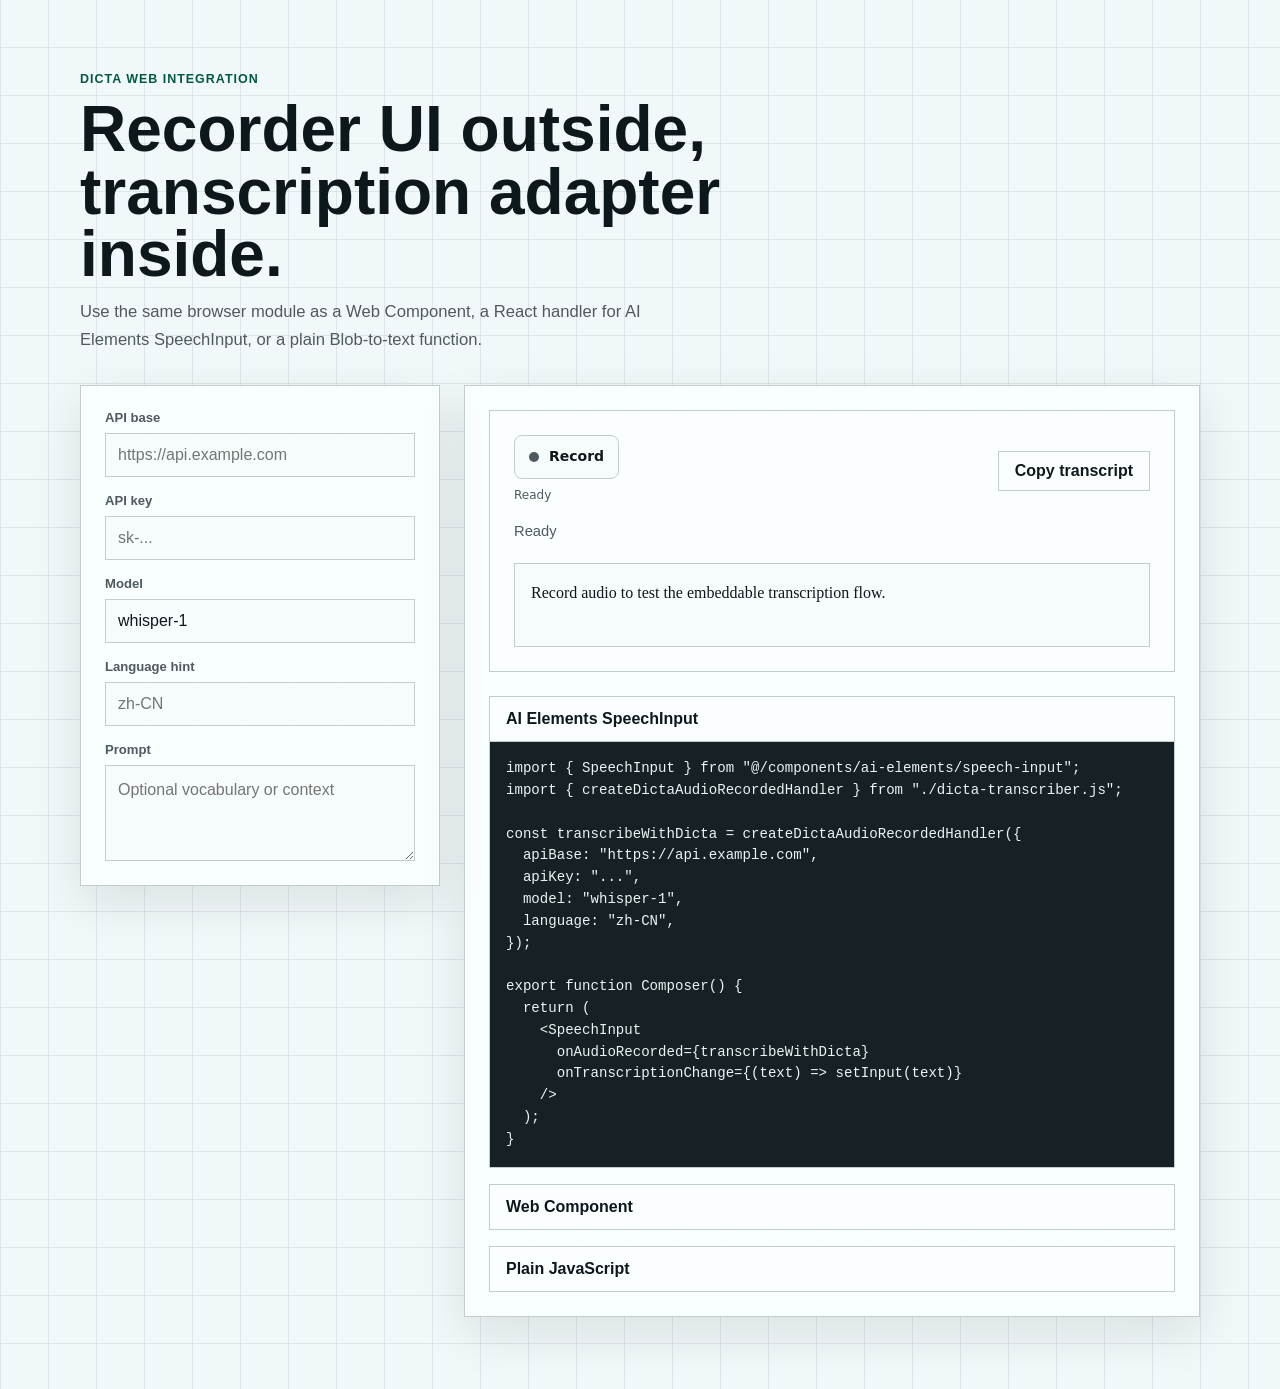
<file: web/direct/index.html>
<!doctype html>
<html lang="en">
<head>
  <meta charset="utf-8">
  <meta name="viewport" content="width=device-width, initial-scale=1">
  <title>dicta speech integration</title>
  <link rel="icon" href="data:,">
  <style>
    :root {
      color-scheme: light;
      --bg: oklch(0.975 0.008 205);
      --surface: oklch(0.995 0.004 205);
      --ink: oklch(0.2 0.018 230);
      --muted: oklch(0.46 0.018 230);
      --line: oklch(0.84 0.012 220);
      --field: oklch(0.985 0.006 205);
      --accent: oklch(0.55 0.12 172);
      --accent-strong: oklch(0.4 0.11 174);
      --danger: oklch(0.52 0.16 28);
      --shadow: 0 16px 46px color-mix(in oklch, var(--ink) 10%, transparent);
      --space-xs: 4px;
      --space-sm: 8px;
      --space-md: 12px;
      --space-lg: 16px;
      --space-xl: 24px;
      --space-2xl: 32px;
      --space-3xl: 48px;
      font-family: ui-sans-serif, "Avenir Next", "Segoe UI", sans-serif;
    }

    * {
      box-sizing: border-box;
    }

    body {
      min-height: 100vh;
      margin: 0;
      background:
        linear-gradient(90deg, color-mix(in oklch, var(--line) 42%, transparent) 1px, transparent 1px),
        linear-gradient(0deg, color-mix(in oklch, var(--line) 42%, transparent) 1px, transparent 1px),
        var(--bg);
      background-size: 48px 48px;
      color: var(--ink);
    }

    main {
      width: min(1120px, calc(100vw - 32px));
      margin: 0 auto;
      padding: clamp(28px, 6vw, 72px) 0;
    }

    header {
      display: grid;
      gap: var(--space-md);
      margin-bottom: var(--space-2xl);
    }

    h1 {
      max-width: 760px;
      margin: 0;
      font-size: clamp(2rem, 5vw, 4rem);
      line-height: 0.98;
      letter-spacing: 0;
      font-weight: 760;
    }

    header p {
      max-width: 68ch;
      margin: 0;
      color: var(--muted);
      font-size: 1.04rem;
      line-height: 1.65;
    }

    .eyebrow {
      color: var(--accent-strong);
      font-size: 0.78rem;
      font-weight: 800;
      letter-spacing: 0.08em;
      text-transform: uppercase;
    }

    .workspace {
      display: grid;
      grid-template-columns: minmax(280px, 360px) minmax(0, 1fr);
      gap: var(--space-xl);
      align-items: start;
    }

    .workspace > *,
    .panel,
    details,
    pre {
      min-width: 0;
    }

    form,
    .panel {
      border: 1px solid var(--line);
      background: color-mix(in oklch, var(--surface) 94%, transparent);
      box-shadow: var(--shadow);
    }

    form {
      display: grid;
      gap: var(--space-lg);
      padding: var(--space-xl);
    }

    .field {
      display: grid;
      gap: var(--space-sm);
    }

    label {
      color: var(--muted);
      font-size: 0.82rem;
      font-weight: 760;
    }

    input,
    textarea {
      width: 100%;
      border: 1px solid var(--line);
      border-radius: 0;
      background: var(--field);
      color: var(--ink);
      font: inherit;
    }

    input {
      min-height: 44px;
      padding: 0 var(--space-md);
    }

    textarea {
      min-height: 96px;
      padding: var(--space-md);
      resize: vertical;
      line-height: 1.5;
    }

    input:focus-visible,
    textarea:focus-visible,
    button:focus-visible,
    dicta-speech-recorder:focus-visible {
      outline: 3px solid color-mix(in oklch, var(--accent) 34%, transparent);
      outline-offset: 2px;
    }

    .panel {
      display: grid;
      gap: var(--space-xl);
      padding: var(--space-xl);
    }

    .component-host {
      display: grid;
      gap: var(--space-lg);
      align-content: start;
      min-height: 220px;
      padding: var(--space-xl);
      border: 1px solid var(--line);
      background: var(--surface);
    }

    .component-row {
      display: flex;
      flex-wrap: wrap;
      gap: var(--space-md);
      align-items: center;
      justify-content: space-between;
    }

    dicta-speech-recorder {
      --dicta-bg: var(--field);
      --dicta-ink: var(--ink);
      --dicta-muted: var(--muted);
      --dicta-line: var(--line);
      --dicta-accent: var(--accent);
      --dicta-danger: var(--danger);
    }

    .status {
      min-height: 24px;
      color: var(--muted);
      font-size: 0.92rem;
    }

    .result {
      min-height: 84px;
      margin: 0;
      padding: var(--space-lg);
      overflow: auto;
      border: 1px solid var(--line);
      background: var(--field);
      color: var(--ink);
      white-space: pre-wrap;
      word-break: break-word;
      font: 1rem/1.6 ui-serif, Georgia, "Times New Roman", serif;
    }

    .error {
      color: var(--danger);
    }

    .code-grid {
      display: grid;
      gap: var(--space-lg);
    }

    details {
      border: 1px solid var(--line);
      background: var(--surface);
    }

    summary {
      min-height: 44px;
      display: flex;
      align-items: center;
      padding: 0 var(--space-lg);
      cursor: pointer;
      color: var(--ink);
      font-weight: 760;
    }

    pre {
      margin: 0;
      overflow: auto;
      padding: var(--space-lg);
      border-top: 1px solid var(--line);
      background: oklch(0.24 0.018 230);
      color: oklch(0.96 0.006 205);
      font: 0.88rem/1.55 ui-monospace, "SFMono-Regular", Consolas, monospace;
    }

    .actions {
      display: flex;
      justify-content: flex-end;
    }

    button {
      min-height: 40px;
      padding: 0 var(--space-lg);
      border: 1px solid var(--line);
      border-radius: 0;
      background: transparent;
      color: var(--ink);
      cursor: pointer;
      font: inherit;
      font-weight: 760;
    }

    button:hover {
      background: color-mix(in oklch, var(--accent) 10%, var(--surface));
    }

    @media (max-width: 840px) {
      .workspace {
        grid-template-columns: 1fr;
      }
    }
  </style>
</head>
<body>
  <main>
    <header>
      <span class="eyebrow">dicta web integration</span>
      <h1>Recorder UI outside, transcription adapter inside.</h1>
      <p>
        Use the same browser module as a Web Component, a React handler for
        AI Elements SpeechInput, or a plain Blob-to-text function.
      </p>
    </header>

    <section class="workspace">
      <form id="configForm">
        <div class="field">
          <label for="apiBase">API base</label>
          <input id="apiBase" name="apiBase" type="url" autocomplete="url" placeholder="https://api.example.com" required>
        </div>

        <div class="field">
          <label for="apiKey">API key</label>
          <input id="apiKey" name="apiKey" type="password" autocomplete="off" placeholder="sk-...">
        </div>

        <div class="field">
          <label for="model">Model</label>
          <input id="model" name="model" type="text" value="whisper-1" required>
        </div>

        <div class="field">
          <label for="language">Language hint</label>
          <input id="language" name="language" type="text" placeholder="zh-CN">
        </div>

        <div class="field">
          <label for="prompt">Prompt</label>
          <textarea id="prompt" name="prompt" placeholder="Optional vocabulary or context"></textarea>
        </div>
      </form>

      <article class="panel">
        <div class="component-host">
          <div class="component-row">
            <dicta-speech-recorder id="recorder" max-seconds="60"></dicta-speech-recorder>
            <button id="copy" type="button">Copy transcript</button>
          </div>
          <div id="status" class="status" role="status" aria-live="polite">Ready</div>
          <pre id="result" class="result">Record audio to test the embeddable transcription flow.</pre>
        </div>

        <div class="code-grid">
          <details open>
            <summary>AI Elements SpeechInput</summary>
            <pre><code>import { SpeechInput } from "@/components/ai-elements/speech-input";
import { createDictaAudioRecordedHandler } from "./dicta-transcriber.js";

const transcribeWithDicta = createDictaAudioRecordedHandler({
  apiBase: "https://api.example.com",
  apiKey: "...",
  model: "whisper-1",
  language: "zh-CN",
});

export function Composer() {
  return (
    &lt;SpeechInput
      onAudioRecorded={transcribeWithDicta}
      onTranscriptionChange={(text) =&gt; setInput(text)}
    /&gt;
  );
}</code></pre>
          </details>

          <details>
            <summary>Web Component</summary>
            <pre><code>&lt;script type="module" src="./dicta-transcriber.js"&gt;&lt;/script&gt;

&lt;dicta-speech-recorder
  api-base="https://api.example.com"
  api-key="..."
  model="whisper-1"
  language="zh-CN"
&gt;&lt;/dicta-speech-recorder&gt;

&lt;script&gt;
  document.querySelector("dicta-speech-recorder")
    .addEventListener("dicta-transcription", (event) =&gt; {
      console.log(event.detail.text);
    });
&lt;/script&gt;</code></pre>
          </details>

          <details>
            <summary>Plain JavaScript</summary>
            <pre><code>import { transcribeAudio } from "./dicta-transcriber.js";

const result = await transcribeAudio(audioBlob, {
  apiBase: "https://api.example.com",
  apiKey: "...",
  model: "whisper-1",
});

console.log(result.text);</code></pre>
          </details>
        </div>
      </article>
    </section>
  </main>

  <script type="module">
    import { transcribeAudio } from "./dicta-transcriber.js";

    const form = document.querySelector("#configForm");
    const recorder = document.querySelector("#recorder");
    const status = document.querySelector("#status");
    const result = document.querySelector("#result");
    const copy = document.querySelector("#copy");

    function currentConfig() {
      const data = new FormData(form);
      return {
        apiBase: String(data.get("apiBase") || ""),
        apiKey: String(data.get("apiKey") || ""),
        model: String(data.get("model") || "whisper-1"),
        language: String(data.get("language") || ""),
        prompt: String(data.get("prompt") || ""),
      };
    }

    function syncRecorderAttributes() {
      const config = currentConfig();
      recorder.setAttribute("api-base", config.apiBase);
      recorder.setAttribute("model", config.model);
      setOptionalAttribute("api-key", config.apiKey);
      setOptionalAttribute("language", config.language);
      setOptionalAttribute("prompt", config.prompt);
    }

    function setOptionalAttribute(name, value) {
      if (value) {
        recorder.setAttribute(name, value);
      } else {
        recorder.removeAttribute(name);
      }
    }

    recorder.transcriber = (file) => transcribeAudio(file, currentConfig());

    form.addEventListener("input", syncRecorderAttributes);
    form.addEventListener("submit", (event) => event.preventDefault());
    syncRecorderAttributes();

    recorder.addEventListener("dicta-state-change", (event) => {
      const state = event.detail.state;
      const labels = {
        idle: "Ready",
        recording: "Recording",
        stopping: "Saving recording",
        transcribing: "Transcribing",
        complete: "Complete",
        error: "Failed",
      };
      status.textContent = labels[state] || state;
    });

    recorder.addEventListener("dicta-transcription", (event) => {
      result.classList.remove("error");
      result.textContent = event.detail.text || "(empty transcript)";
      status.textContent = `${event.detail.audio?.name || "audio"} · ${((event.detail.durationMs || 0) / 1000).toFixed(1)}s`;
    });

    recorder.addEventListener("dicta-error", (event) => {
      result.classList.add("error");
      result.textContent = event.detail.message;
    });

    copy.addEventListener("click", async () => {
      await navigator.clipboard.writeText(result.textContent || "");
      status.textContent = "Copied";
    });
  </script>
</body>
</html>
</file>
